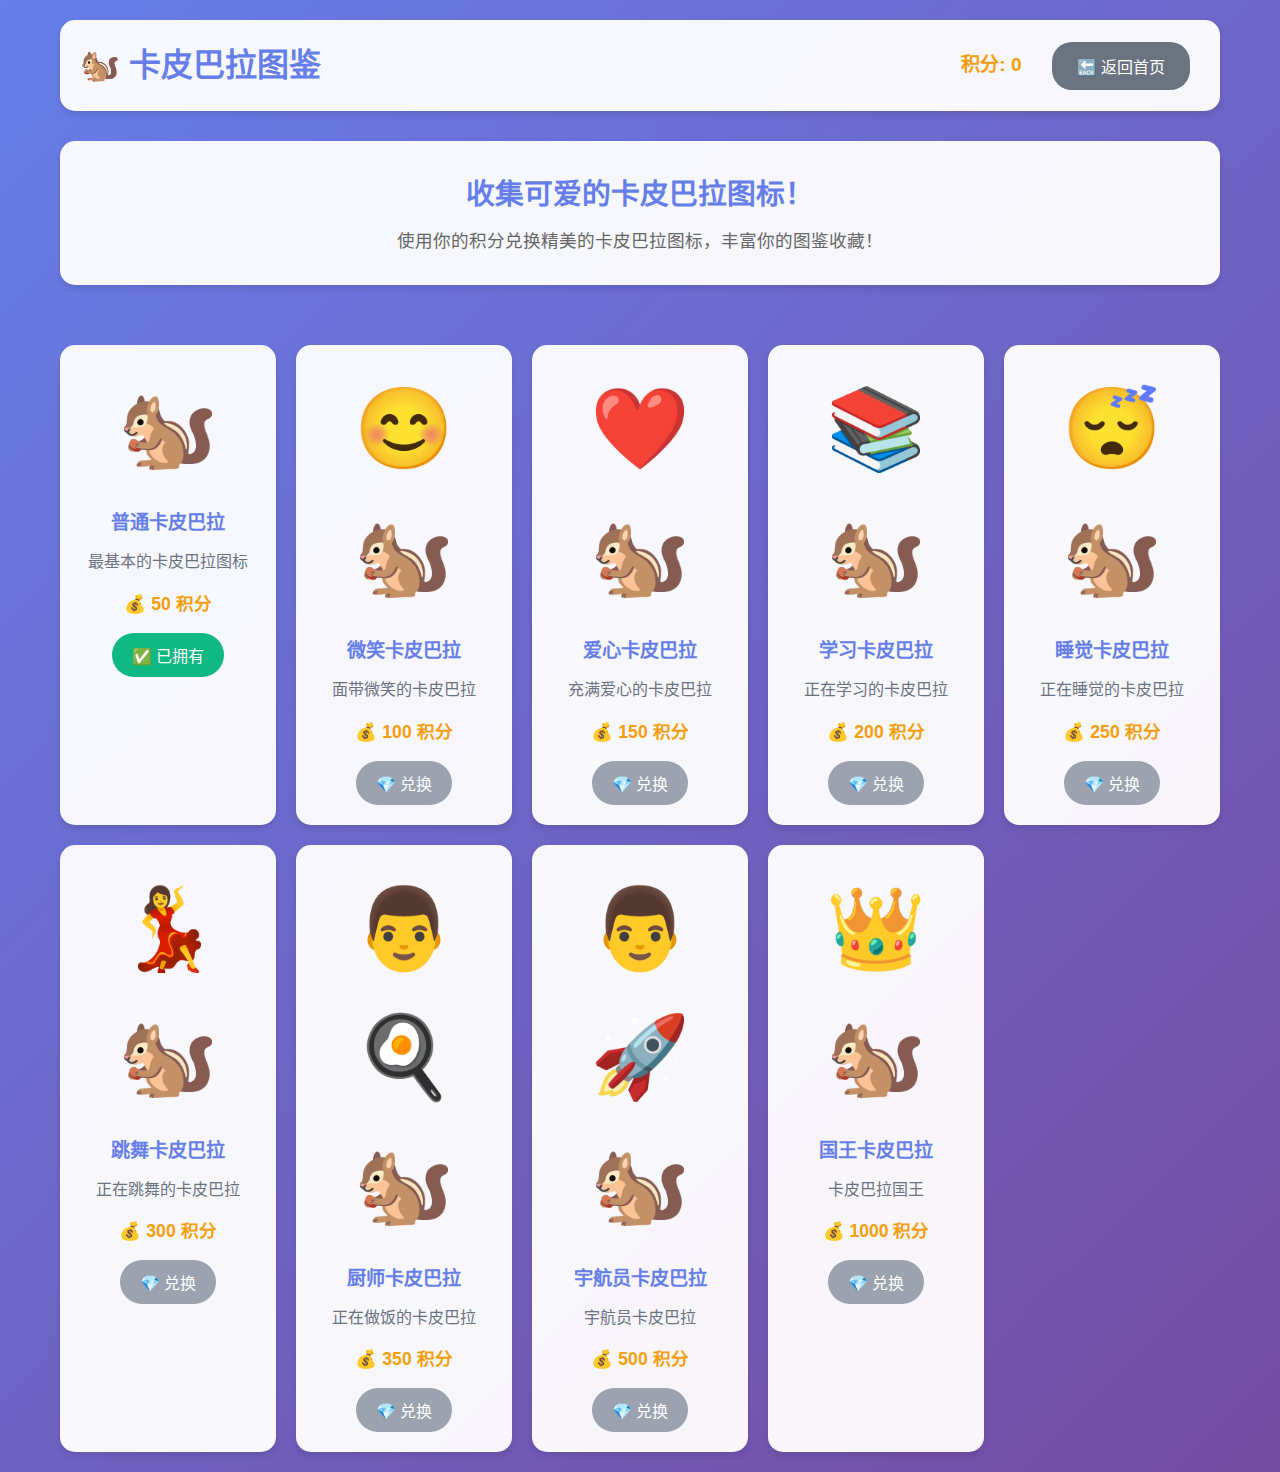
<file: english-learning/gallery.html>
<!DOCTYPE html>
<html lang="zh-CN">
<head>
    <meta charset="UTF-8">
    <meta name="viewport" content="width=device-width, initial-scale=1.0">
    <title>卡皮巴拉图鉴 - 小学生英语学习乐园</title>
    <link rel="stylesheet" href="css/style.css">
    <style>
        /* 图鉴特定样式 */
        .gallery-container {
            display: grid;
            grid-template-columns: repeat(auto-fit, minmax(200px, 1fr));
            gap: 20px;
            margin-top: 30px;
        }
        
        .gallery-card {
            background: rgba(255, 255, 255, 0.95);
            padding: 20px;
            border-radius: 15px;
            box-shadow: 0 4px 6px rgba(0, 0, 0, 0.1);
            text-align: center;
            transition: all 0.3s ease;
        }
        
        .gallery-card:hover {
            transform: translateY(-5px);
            box-shadow: 0 8px 16px rgba(0, 0, 0, 0.15);
        }
        
        .gallery-item {
            font-size: 5rem;
            margin-bottom: 15px;
        }
        
        .gallery-name {
            font-size: 1.2rem;
            font-weight: bold;
            margin-bottom: 10px;
            color: #667eea;
        }
        
        .gallery-description {
            color: #6b7280;
            margin-bottom: 15px;
        }
        
        .gallery-cost {
            font-size: 1.1rem;
            color: #f59e0b;
            font-weight: bold;
            margin-bottom: 15px;
        }
        
        .gallery-btn {
            background: #667eea;
            color: white;
            border: none;
            padding: 10px 20px;
            border-radius: 25px;
            font-size: 1rem;
            cursor: pointer;
            transition: all 0.3s ease;
        }
        
        .gallery-btn:hover {
            background: #5554ba;
            transform: translateY(-2px);
        }
        
        .gallery-btn.disabled {
            background: #9ca3af;
            cursor: not-allowed;
        }
        
        .gallery-btn.disabled:hover {
            background: #9ca3af;
            transform: none;
        }
        
        .gallery-btn.owned {
            background: #10b981;
        }
        
        .gallery-btn.owned:hover {
            background: #059669;
        }
    </style>
</head>
<body>
    <div class="container">
        <!-- 头部 -->
        <header class="header">
            <h1>🐿️ 卡皮巴拉图鉴</h1>
            <div class="user-info">
                <span class="score">积分: <span id="userScore">0</span></span>
                <button id="backBtn" class="navigation-btn">🔙 返回首页</button>
            </div>
        </header>

        <!-- 主体内容 -->
        <main class="main">
            <section class="welcome-section">
                <h2>收集可爱的卡皮巴拉图标！</h2>
                <p>使用你的积分兑换精美的卡皮巴拉图标，丰富你的图鉴收藏！</p>
            </section>

            <!-- 图鉴展示 -->
            <div id="galleryContainer" class="gallery-container">
                <!-- 图鉴内容将通过JavaScript动态生成 -->
            </div>
        </main>
    </div>

    <!-- JavaScript -->
    <script src="js/app.js"></script>
    <script src="js/gallery.js"></script>
</body>
</html>
</file>
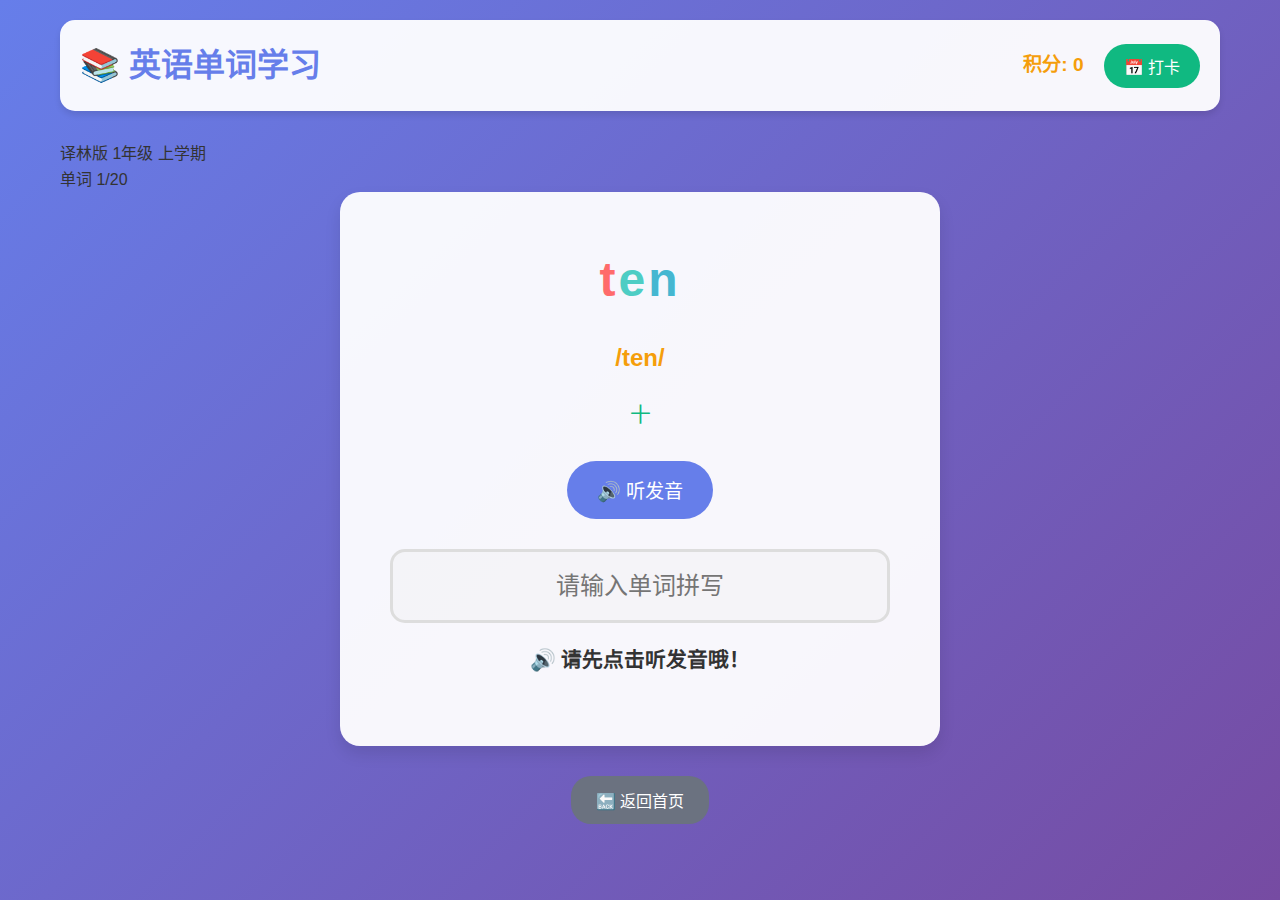
<file: english-learning/learn.html>
<!DOCTYPE html>
<html lang="zh-CN">
<head>
    <meta charset="UTF-8">
    <meta name="viewport" content="width=device-width, initial-scale=1.0">
    <title>开始学习 - 小学生英语学习乐园</title>
    <link rel="stylesheet" href="css/style.css">
</head>
<body>
    <div class="container">
        <!-- 头部 -->
        <header class="header">
            <h1>📚 英语单词学习</h1>
            <div class="user-info">
                <span class="score">积分: <span id="userScore">0</span></span>
                <button id="checkInBtn" class="check-in-btn">📅 打卡</button>
            </div>
        </header>

        <!-- 学习信息 -->
        <div class="learning-info">
            <p id="learningTitle" class="learning-title">译林版 一年级 上学期</p>
            <div class="progress">
                <span id="progressText">单词 1/20</span>
            </div>
        </div>

        <!-- 学习卡片 -->
        <div class="learning-container">
            <div class="word-card">
                <!-- 单词展示 -->
                <div class="word-display" id="wordDisplay">cat</div>
                <div class="word-phonics" id="wordPhonics">/kæt/</div>
                <div class="word-meaning" id="wordMeaning">猫</div>

                <!-- 音频按钮 -->
                <button id="audioBtn" class="audio-btn">🔊 听发音</button>

                <!-- 拼写输入 -->
                <input type="text" id="spellingInput" class="spelling-input" placeholder="请输入单词拼写" autocomplete="off">

                <!-- 结果反馈 -->
                <div id="resultMessage" class="result-message"></div>
            </div>

            <!-- 导航按钮 -->
            <div class="navigation">
                <button id="backBtn" class="navigation-btn">🔙 返回首页</button>
                <button id="nextBtn" class="navigation-btn" style="display: none;">➡️ 下一个单词</button>
            </div>
        </div>
    </div>

    <!-- JavaScript -->
    <script src="js/words.js"></script>
    <script src="js/learn.js"></script>
    <script src="js/app.js"></script>
</body>
</html>
</file>
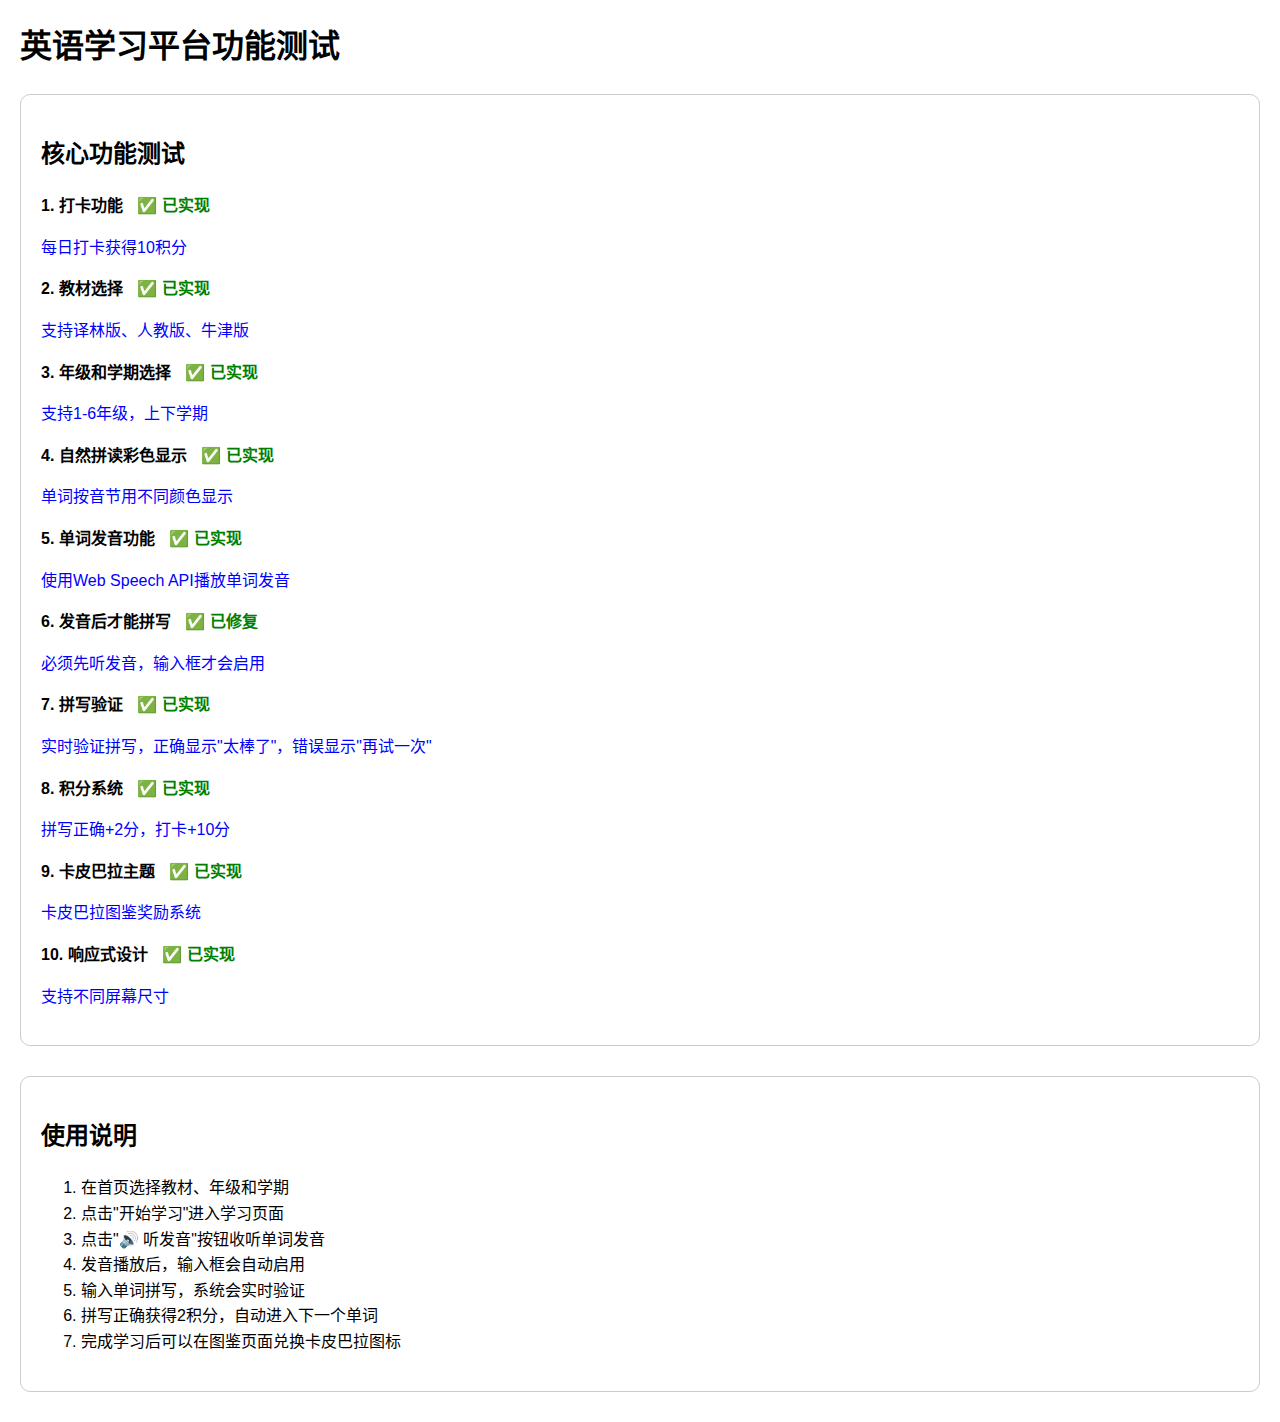
<file: english-learning/test.html>
<!DOCTYPE html>
<html lang="zh-CN">
<head>
    <meta charset="UTF-8">
    <meta name="viewport" content="width=device-width, initial-scale=1.0">
    <title>功能测试</title>
    <style>
        body { font-family: Arial, sans-serif; margin: 20px; line-height: 1.6; }
        .test-section { margin-bottom: 30px; padding: 20px; border: 1px solid #ccc; border-radius: 10px; }
        .test-item { margin-bottom: 15px; }
        .test-result { font-weight: bold; margin-left: 10px; }
        .pass { color: green; }
        .fail { color: red; }
        .info { color: blue; }
    </style>
</head>
<body>
    <h1>英语学习平台功能测试</h1>
    
    <div class="test-section">
        <h2>核心功能测试</h2>
        
        <div class="test-item">
            <strong>1. 打卡功能</strong>
            <span class="test-result pass">✅ 已实现</span>
            <p class="info">每日打卡获得10积分</p>
        </div>
        
        <div class="test-item">
            <strong>2. 教材选择</strong>
            <span class="test-result pass">✅ 已实现</span>
            <p class="info">支持译林版、人教版、牛津版</p>
        </div>
        
        <div class="test-item">
            <strong>3. 年级和学期选择</strong>
            <span class="test-result pass">✅ 已实现</span>
            <p class="info">支持1-6年级，上下学期</p>
        </div>
        
        <div class="test-item">
            <strong>4. 自然拼读彩色显示</strong>
            <span class="test-result pass">✅ 已实现</span>
            <p class="info">单词按音节用不同颜色显示</p>
        </div>
        
        <div class="test-item">
            <strong>5. 单词发音功能</strong>
            <span class="test-result pass">✅ 已实现</span>
            <p class="info">使用Web Speech API播放单词发音</p>
        </div>
        
        <div class="test-item">
            <strong>6. 发音后才能拼写</strong>
            <span class="test-result pass">✅ 已修复</span>
            <p class="info">必须先听发音，输入框才会启用</p>
        </div>
        
        <div class="test-item">
            <strong>7. 拼写验证</strong>
            <span class="test-result pass">✅ 已实现</span>
            <p class="info">实时验证拼写，正确显示"太棒了"，错误显示"再试一次"</p>
        </div>
        
        <div class="test-item">
            <strong>8. 积分系统</strong>
            <span class="test-result pass">✅ 已实现</span>
            <p class="info">拼写正确+2分，打卡+10分</p>
        </div>
        
        <div class="test-item">
            <strong>9. 卡皮巴拉主题</strong>
            <span class="test-result pass">✅ 已实现</span>
            <p class="info">卡皮巴拉图鉴奖励系统</p>
        </div>
        
        <div class="test-item">
            <strong>10. 响应式设计</strong>
            <span class="test-result pass">✅ 已实现</span>
            <p class="info">支持不同屏幕尺寸</p>
        </div>
    </div>
    
    <div class="test-section">
        <h2>使用说明</h2>
        <ol>
            <li>在首页选择教材、年级和学期</li>
            <li>点击"开始学习"进入学习页面</li>
            <li>点击"🔊 听发音"按钮收听单词发音</li>
            <li>发音播放后，输入框会自动启用</li>
            <li>输入单词拼写，系统会实时验证</li>
            <li>拼写正确获得2积分，自动进入下一个单词</li>
            <li>完成学习后可以在图鉴页面兑换卡皮巴拉图标</li>
        </ol>
    </div>
</body>
</html>
</file>
<file: english-learning/css/style.css>
/* 基础样式重置 */
* {
    margin: 0;
    padding: 0;
    box-sizing: border-box;
}

body {
    font-family: 'Arial', 'Microsoft YaHei', sans-serif;
    background: linear-gradient(135deg, #667eea 0%, #764ba2 100%);
    min-height: 100vh;
    color: #333;
    line-height: 1.6;
}

.container {
    max-width: 1200px;
    margin: 0 auto;
    padding: 20px;
}

/* 头部样式 */
.header {
    background: rgba(255, 255, 255, 0.95);
    padding: 20px;
    border-radius: 15px;
    box-shadow: 0 4px 6px rgba(0, 0, 0, 0.1);
    display: flex;
    justify-content: space-between;
    align-items: center;
    margin-bottom: 30px;
}

.header h1 {
    color: #667eea;
    font-size: 2rem;
    font-weight: bold;
}

.user-info {
    display: flex;
    align-items: center;
    gap: 20px;
}

.score {
    font-size: 1.2rem;
    font-weight: bold;
    color: #f59e0b;
}

.check-in-btn {
    background: #10b981;
    color: white;
    border: none;
    padding: 10px 20px;
    border-radius: 25px;
    font-size: 1rem;
    cursor: pointer;
    transition: all 0.3s ease;
}

.check-in-btn:hover {
    background: #059669;
    transform: translateY(-2px);
}

.gallery-btn {
    background: #8b5cf6;
    color: white;
    border: none;
    padding: 10px 20px;
    border-radius: 25px;
    font-size: 1rem;
    cursor: pointer;
    transition: all 0.3s ease;
}

.gallery-btn:hover {
    background: #7c3aed;
    transform: translateY(-2px);
}

/* 主体内容 */
.main {
    display: flex;
    flex-direction: column;
    gap: 30px;
}

/* 欢迎部分 */
.welcome-section {
    background: rgba(255, 255, 255, 0.95);
    padding: 30px;
    border-radius: 15px;
    text-align: center;
    box-shadow: 0 4px 6px rgba(0, 0, 0, 0.1);
}

.welcome-section h2 {
    color: #667eea;
    font-size: 1.8rem;
    margin-bottom: 10px;
}

.welcome-section p {
    font-size: 1.1rem;
    color: #666;
}

/* 选择部分 */
.selection-section {
    background: rgba(255, 255, 255, 0.95);
    padding: 30px;
    border-radius: 15px;
    box-shadow: 0 4px 6px rgba(0, 0, 0, 0.1);
    display: flex;
    flex-direction: column;
    gap: 20px;
    align-items: center;
}

.select-group {
    width: 100%;
    max-width: 400px;
}

.select-group label {
    display: block;
    font-size: 1.2rem;
    font-weight: bold;
    color: #555;
    margin-bottom: 10px;
}

.select-box {
    width: 100%;
    padding: 15px;
    font-size: 1.1rem;
    border: 2px solid #ddd;
    border-radius: 10px;
    background: white;
    cursor: pointer;
    transition: border-color 0.3s ease;
}

.select-box:focus {
    outline: none;
    border-color: #667eea;
    box-shadow: 0 0 0 3px rgba(102, 126, 234, 0.1);
}

.start-btn {
    background: linear-gradient(135deg, #f59e0b, #ef4444);
    color: white;
    border: none;
    padding: 18px 40px;
    border-radius: 25px;
    font-size: 1.3rem;
    font-weight: bold;
    cursor: pointer;
    transition: all 0.3s ease;
    margin-top: 10px;
}

.start-btn:hover {
    transform: translateY(-3px);
    box-shadow: 0 6px 12px rgba(245, 158, 11, 0.3);
}

/* 预览部分 */
.preview-section {
    background: rgba(255, 255, 255, 0.95);
    padding: 30px;
    border-radius: 15px;
    box-shadow: 0 4px 6px rgba(0, 0, 0, 0.1);
}

.preview-section h3 {
    text-align: center;
    color: #667eea;
    font-size: 1.6rem;
    margin-bottom: 25px;
}

.features {
    display: grid;
    grid-template-columns: repeat(auto-fit, minmax(250px, 1fr));
    gap: 20px;
}

.feature-card {
    background: white;
    padding: 25px;
    border-radius: 10px;
    text-align: center;
    box-shadow: 0 2px 4px rgba(0, 0, 0, 0.05);
    transition: transform 0.3s ease;
}

.feature-card:hover {
    transform: translateY(-5px);
    box-shadow: 0 4px 8px rgba(0, 0, 0, 0.1);
}

.feature-card img {
    width: 80px;
    height: 80px;
    margin-bottom: 15px;
    object-fit: cover;
}

.feature-card h4 {
    color: #555;
    font-size: 1.2rem;
    margin-bottom: 10px;
}

.feature-card p {
    color: #777;
    font-size: 0.95rem;
}

/* 底部 */
.footer {
    background: rgba(255, 255, 255, 0.95);
    padding: 20px;
    border-radius: 15px;
    text-align: center;
    margin-top: 30px;
    color: #666;
}

/* 学习页面样式 */
.learning-container {
    display: flex;
    flex-direction: column;
    align-items: center;
    gap: 30px;
}

.word-card {
    background: rgba(255, 255, 255, 0.95);
    padding: 50px;
    border-radius: 20px;
    box-shadow: 0 8px 16px rgba(0, 0, 0, 0.1);
    text-align: center;
    min-width: 400px;
    max-width: 600px;
}

.word-display {
    font-size: 3rem;
    font-weight: bold;
    margin-bottom: 20px;
    letter-spacing: 3px;
}

.word-phonics {
    font-size: 1.5rem;
    color: #f59e0b;
    margin-bottom: 20px;
    font-weight: bold;
}

.word-meaning {
    font-size: 1.3rem;
    color: #10b981;
    margin-bottom: 30px;
}

.audio-btn {
    background: #667eea;
    color: white;
    border: none;
    padding: 15px 30px;
    border-radius: 50px;
    font-size: 1.2rem;
    cursor: pointer;
    transition: all 0.3s ease;
    margin-bottom: 30px;
}

.audio-btn:hover {
    background: #5554ba;
    transform: scale(1.05);
}

.spelling-input {
    width: 100%;
    padding: 20px;
    font-size: 1.5rem;
    border: 3px solid #ddd;
    border-radius: 15px;
    text-align: center;
    margin-bottom: 20px;
}

.spelling-input:focus {
    outline: none;
    border-color: #667eea;
    box-shadow: 0 0 0 5px rgba(102, 126, 234, 0.1);
}

.result-message {
    font-size: 1.3rem;
    font-weight: bold;
    margin-bottom: 20px;
}

.result-message.correct {
    color: #10b981;
}

.result-message.incorrect {
    color: #ef4444;
}

.navigation-btn {
    background: #6b7280;
    color: white;
    border: none;
    padding: 12px 25px;
    border-radius: 20px;
    font-size: 1rem;
    cursor: pointer;
    transition: all 0.3s ease;
    margin: 0 10px;
}

.navigation-btn:hover {
    background: #4b5563;
    transform: translateY(-2px);
}

/* 响应式设计 */
@media (max-width: 768px) {
    .container {
        padding: 10px;
    }
    
    .header {
        flex-direction: column;
        gap: 15px;
        text-align: center;
    }
    
    .header h1 {
        font-size: 1.5rem;
    }
    
    .word-card {
        padding: 30px 20px;
        min-width: auto;
        width: 100%;
    }
    
    .word-display {
        font-size: 2rem;
    }
    
    .features {
        grid-template-columns: repeat(auto-fit, minmax(200px, 1fr));
    }
    
    .start-btn {
        padding: 15px 30px;
        font-size: 1.1rem;
    }
}

@media (max-width: 480px) {
    .select-group {
        max-width: 100%;
    }
    
    .word-display {
        font-size: 1.8rem;
    }
    
    .word-phonics {
        font-size: 1.2rem;
    }
    
    .word-meaning {
        font-size: 1.1rem;
    }
    
    .spelling-input {
        font-size: 1.2rem;
    }
}
</file>
